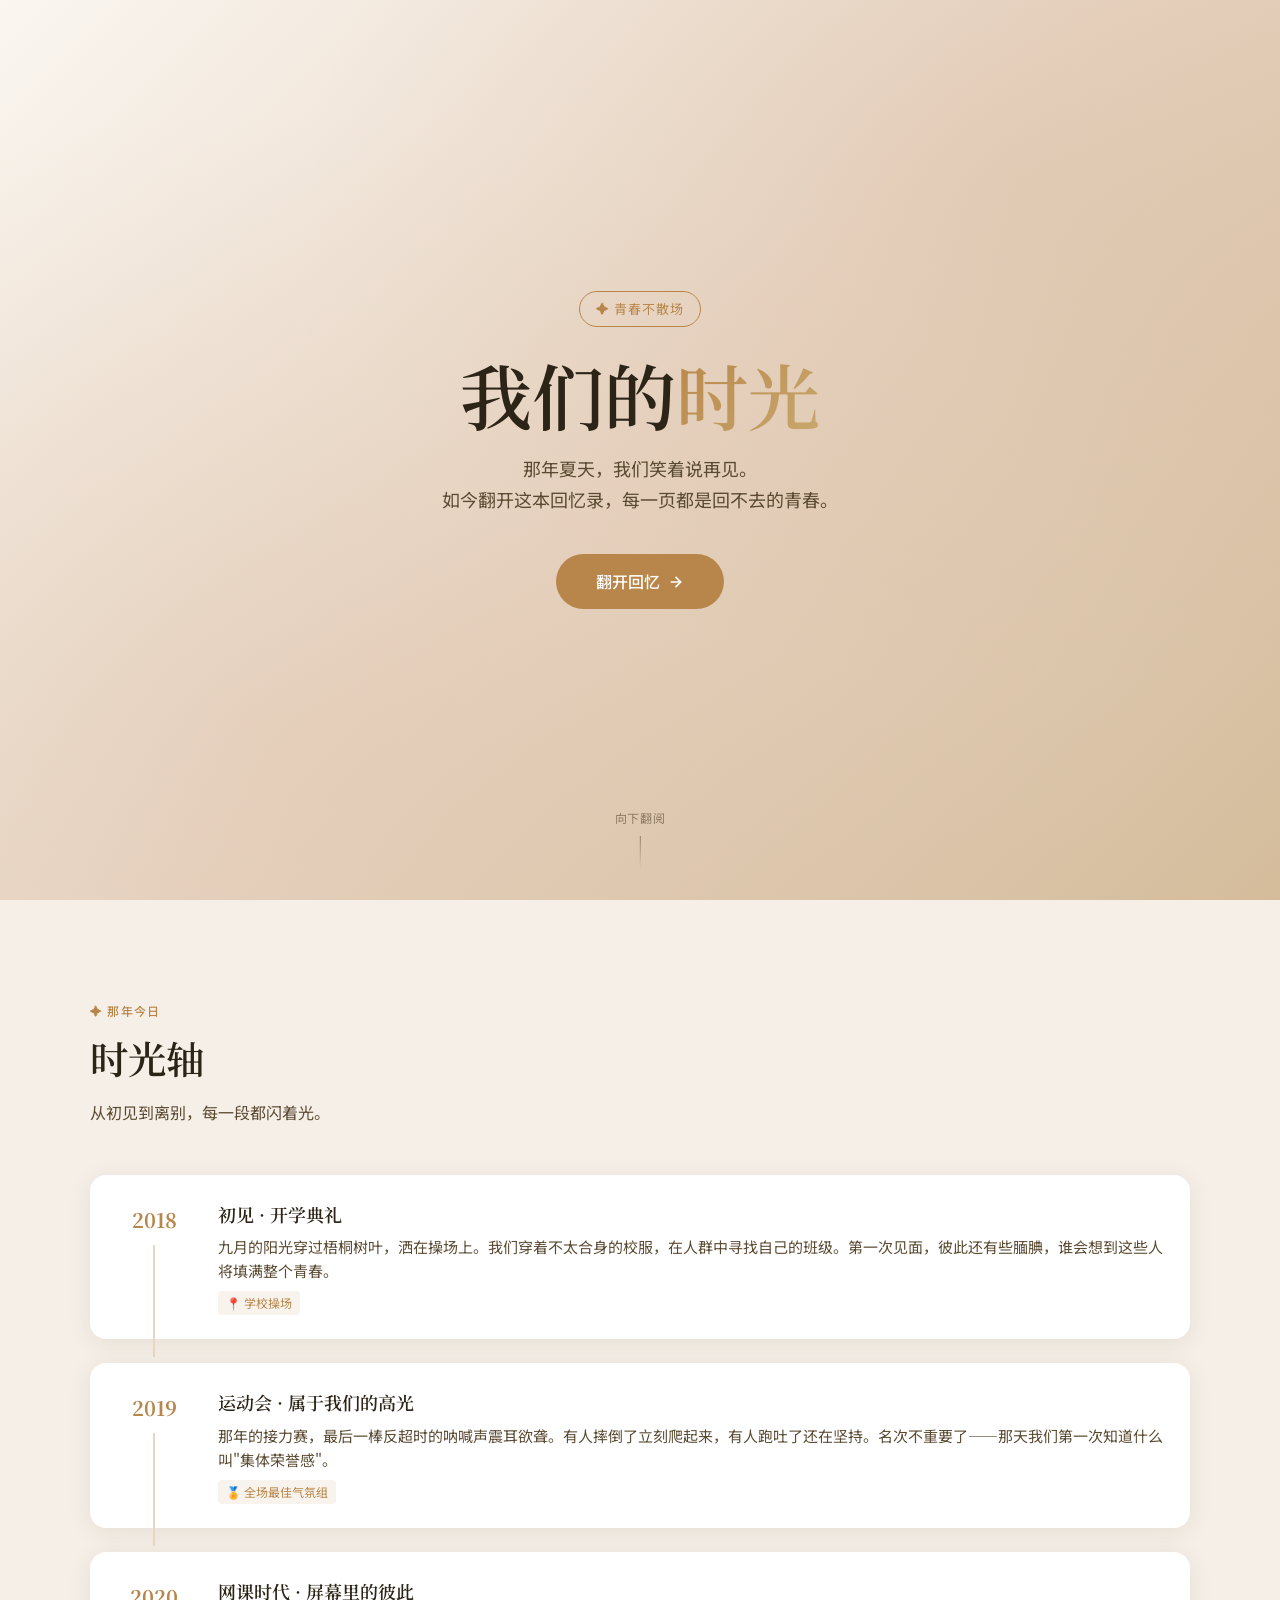
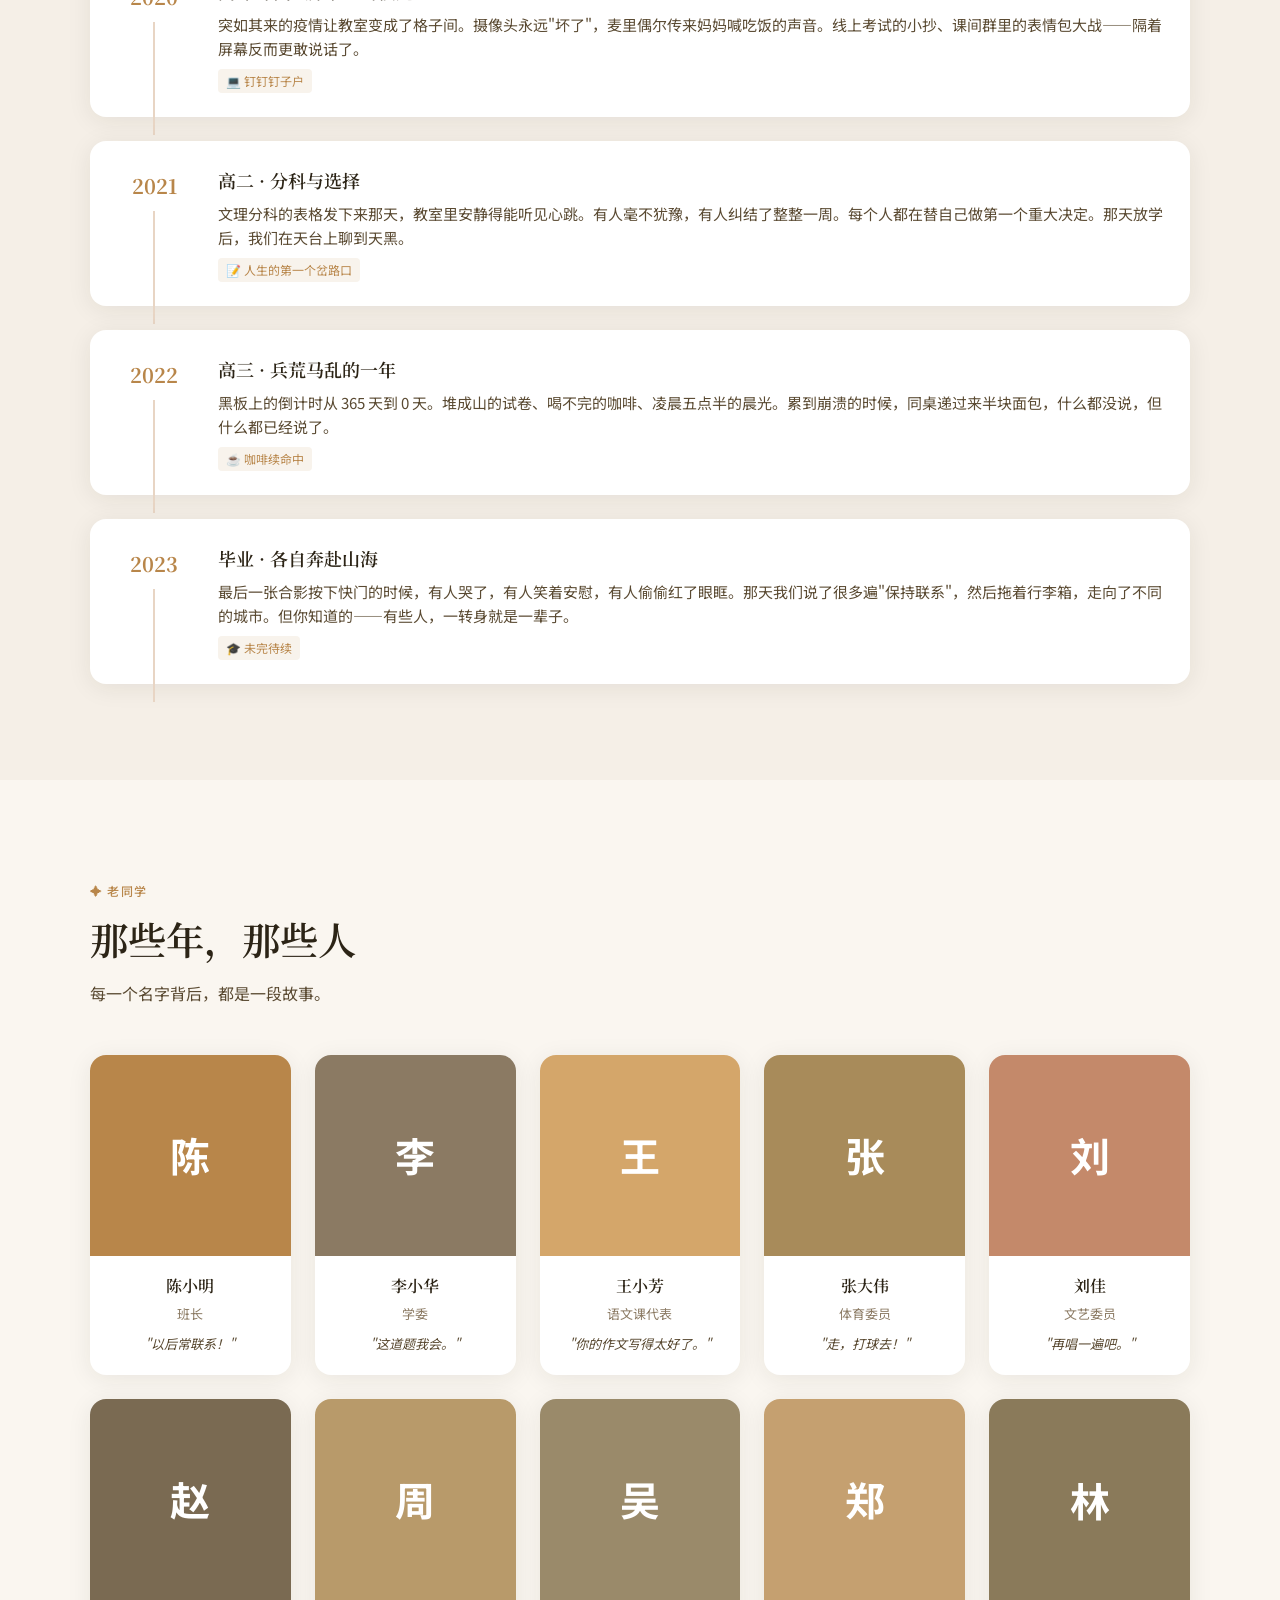
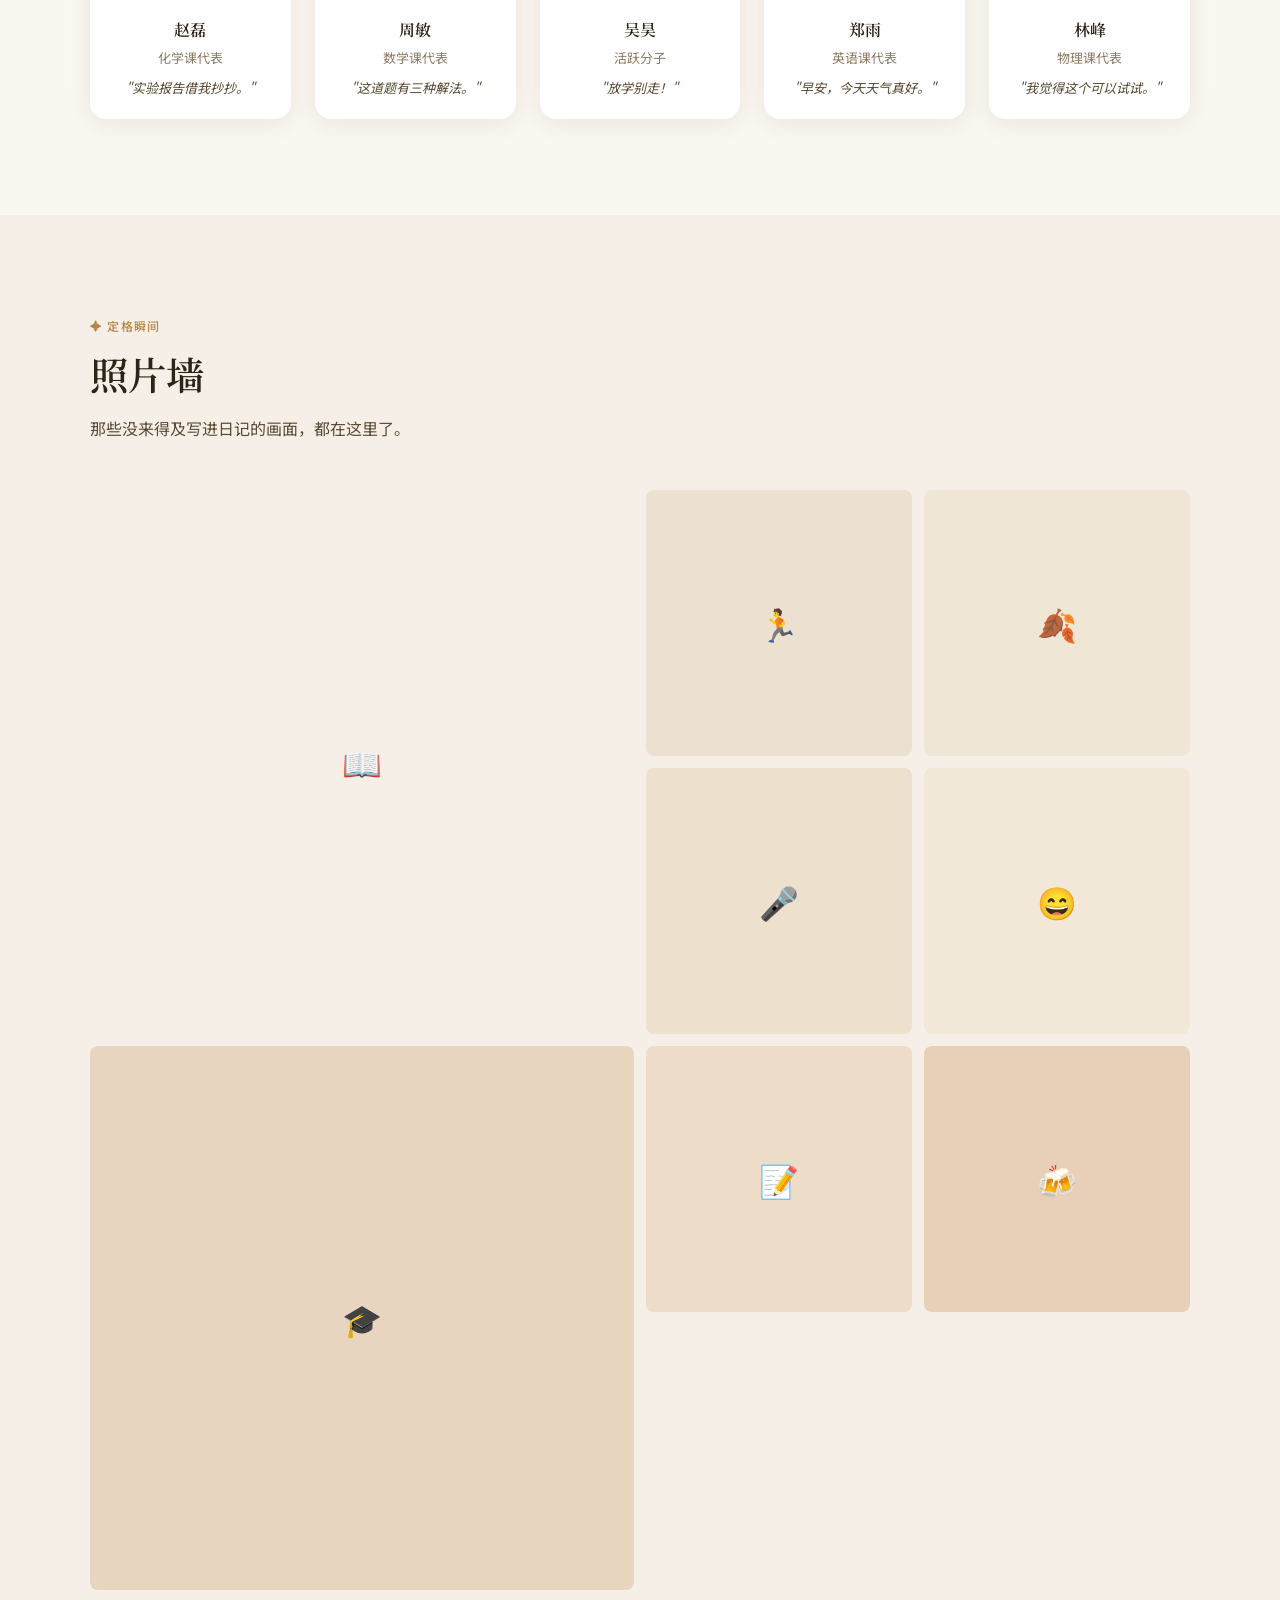
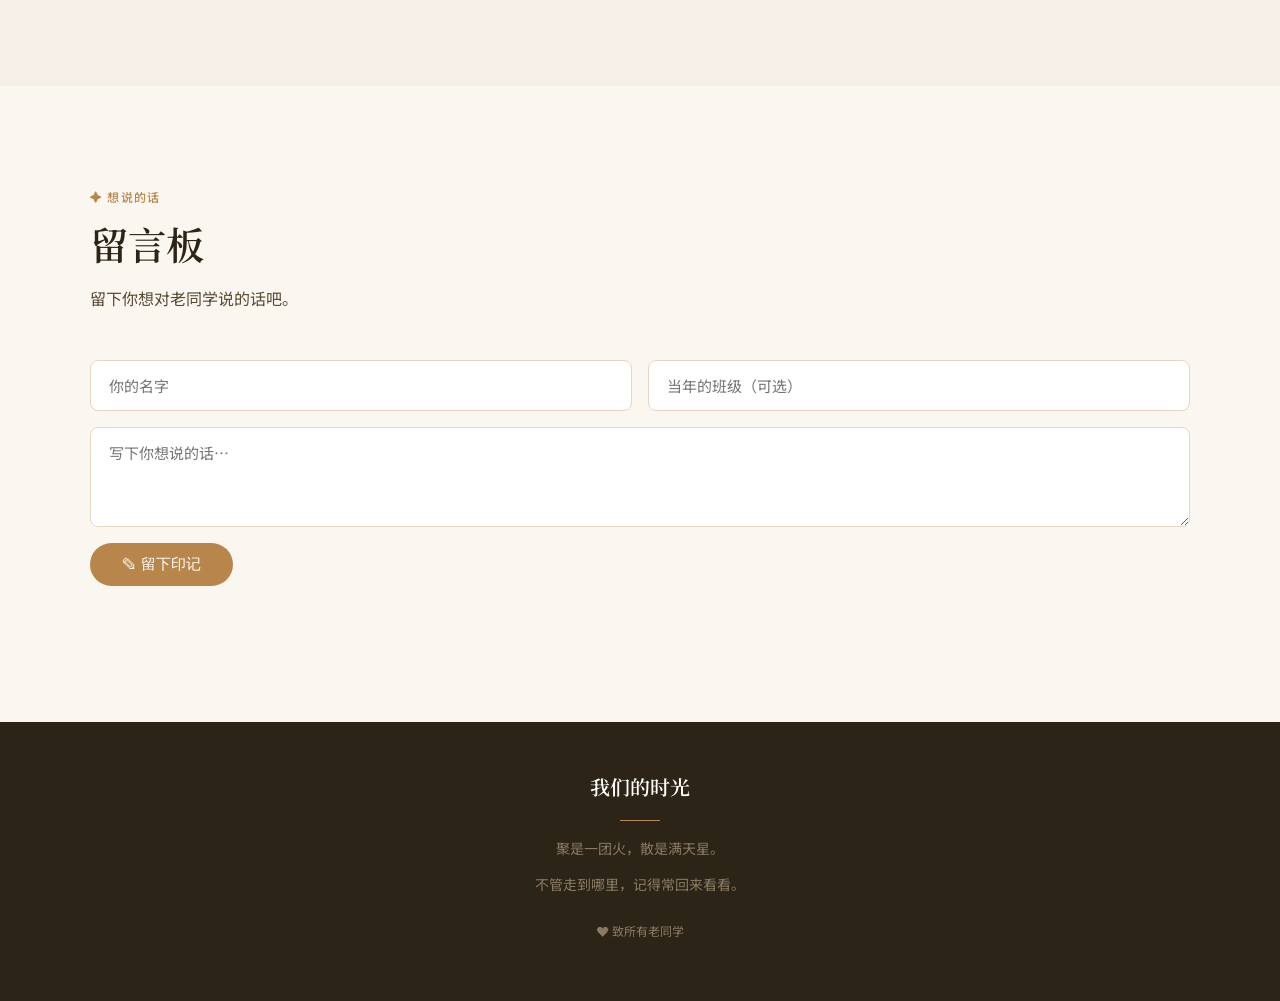
<file: docs/memories/index.html>
<!DOCTYPE html>
<html lang="zh-CN">
<head>
  <meta charset="UTF-8">
  <meta name="viewport" content="width=device-width, initial-scale=1.0">
  <title>我们的时光 — 同学回忆录</title>
  <link href="https://fonts.googleapis.com/css2?family=Noto+Serif+SC:wght@400;600;700&family=Noto+Sans+SC:wght@300;400;500;700&display=swap" rel="stylesheet">
  <style>
    /* ================================================================
       设计系统
       ================================================================ */
    :root {
      --cream:     #faf6f0;
      --cream-2:   #f5efe7;
      --warm:      #e8d5c4;
      --warm-2:    #d4bc9b;
      --ink:       #2c2416;
      --ink-2:     #5a4a32;
      --ink-3:     #8b7a63;
      --accent:    #b8864a;
      --accent-2:  #d4a66a;
      --gold:      #c9a96e;
      --white:     #ffffff;
      --shadow:    0 4px 24px rgba(44,36,22,0.08);
      --shadow-lg: 0 12px 48px rgba(44,36,22,0.12);
      --radius:    16px;
      --radius-sm: 8px;
    }

    * { margin: 0; padding: 0; box-sizing: border-box; }

    html {
      scroll-behavior: smooth;
      font-size: 16px;
    }

    body {
      font-family: 'Noto Sans SC', -apple-system, sans-serif;
      background: var(--cream);
      color: var(--ink);
      line-height: 1.7;
      overflow-x: hidden;
    }

    h1, h2, h3, h4 {
      font-family: 'Noto Serif SC', serif;
      font-weight: 600;
    }

    /* ================================================================
       首屏 Hero
       ================================================================ */
    .hero {
      position: relative;
      min-height: 100vh;
      display: flex;
      align-items: center;
      justify-content: center;
      text-align: center;
      background: linear-gradient(135deg, var(--cream) 0%, var(--warm) 50%, var(--warm-2) 100%);
      overflow: hidden;
    }

    .hero::before {
      content: '';
      position: absolute;
      inset: 0;
      background:
        radial-gradient(ellipse at 20% 80%, rgba(200,160,120,0.15) 0%, transparent 60%),
        radial-gradient(ellipse at 80% 20%, rgba(180,130,80,0.1) 0%, transparent 50%);
    }

    .hero-particles {
      position: absolute;
      inset: 0;
      overflow: hidden;
      pointer-events: none;
    }

    .particle {
      position: absolute;
      width: 6px;
      height: 6px;
      background: var(--accent-2);
      border-radius: 50%;
      opacity: 0;
      animation: floatUp 6s ease-in-out infinite;
    }

    @keyframes floatUp {
      0%   { transform: translateY(100vh) scale(0); opacity: 0; }
      20%  { opacity: 0.5; }
      80%  { opacity: 0.5; }
      100% { transform: translateY(-10vh) scale(1); opacity: 0; }
    }

    .hero-content {
      position: relative;
      z-index: 1;
      padding: 2rem;
      max-width: 720px;
    }

    .hero-badge {
      display: inline-block;
      padding: 0.375rem 1rem;
      font-size: 0.8125rem;
      color: var(--accent);
      border: 1px solid var(--accent);
      border-radius: 100px;
      letter-spacing: 0.08em;
      margin-bottom: 1.5rem;
      opacity: 0;
      animation: fadeUp 0.8s 0.2s forwards;
    }

    .hero h1 {
      font-size: clamp(2.5rem, 6vw, 4.5rem);
      color: var(--ink);
      line-height: 1.2;
      margin-bottom: 1rem;
      opacity: 0;
      animation: fadeUp 0.8s 0.4s forwards;
    }

    .hero h1 em {
      font-style: normal;
      background: linear-gradient(135deg, var(--accent), var(--gold));
      -webkit-background-clip: text;
      -webkit-text-fill-color: transparent;
      background-clip: text;
    }

    .hero p {
      font-size: 1.125rem;
      color: var(--ink-2);
      margin-bottom: 2.5rem;
      opacity: 0;
      animation: fadeUp 0.8s 0.6s forwards;
    }

    .hero-btn {
      display: inline-flex;
      align-items: center;
      gap: 0.5rem;
      padding: 0.875rem 2.5rem;
      font-size: 1rem;
      font-weight: 500;
      color: var(--white);
      background: var(--accent);
      border: none;
      border-radius: 100px;
      cursor: pointer;
      text-decoration: none;
      transition: transform 0.2s, box-shadow 0.2s;
      opacity: 0;
      animation: fadeUp 0.8s 0.8s forwards;
    }

    .hero-btn:hover {
      transform: translateY(-2px);
      box-shadow: 0 8px 24px rgba(184,134,74,0.3);
    }

    @keyframes fadeUp {
      to { opacity: 1; transform: translateY(0); }
      from { opacity: 0; transform: translateY(20px); }
    }

    .hero-scroll {
      position: absolute;
      bottom: 2rem;
      left: 50%;
      transform: translateX(-50%);
      display: flex;
      flex-direction: column;
      align-items: center;
      gap: 0.5rem;
      color: var(--ink-3);
      font-size: 0.75rem;
      letter-spacing: 0.05em;
      animation: bounce 2s ease-in-out infinite;
    }

    .hero-scroll-line {
      width: 1px;
      height: 32px;
      background: linear-gradient(to bottom, var(--ink-3), transparent);
    }

    @keyframes bounce {
      0%, 100% { transform: translateX(-50%) translateY(0); }
      50%      { transform: translateX(-50%) translateY(8px); }
    }

    /* ================================================================
       通用样式
       ================================================================ */
    .section {
      padding: 6rem 1.5rem;
    }

    .section-inner {
      max-width: 1100px;
      margin: 0 auto;
    }

    .section-label {
      display: inline-block;
      font-size: 0.75rem;
      font-weight: 500;
      color: var(--accent);
      text-transform: uppercase;
      letter-spacing: 0.1em;
      margin-bottom: 0.75rem;
    }

    .section-title {
      font-size: clamp(1.75rem, 3vw, 2.5rem);
      margin-bottom: 1rem;
      line-height: 1.3;
    }

    .section-sub {
      font-size: 1rem;
      color: var(--ink-2);
      max-width: 600px;
      margin-bottom: 3rem;
    }

    /* ================================================================
       时间线
       ================================================================ */
    .timeline {
      background: var(--cream-2);
    }

    .timeline-grid {
      display: grid;
      gap: 1.5rem;
    }

    .timeline-item {
      display: grid;
      grid-template-columns: 80px 1fr;
      gap: 1.5rem;
      padding: 1.5rem;
      background: var(--white);
      border-radius: var(--radius);
      box-shadow: var(--shadow);
      transition: transform 0.2s, box-shadow 0.2s;
    }

    .timeline-item:hover {
      transform: translateY(-2px);
      box-shadow: var(--shadow-lg);
    }

    .timeline-year {
      font-family: 'Noto Serif SC', serif;
      font-size: 1.25rem;
      font-weight: 700;
      color: var(--accent);
      text-align: center;
      padding-top: 0.25rem;
    }

    .timeline-year::after {
      content: '';
      display: block;
      width: 2px;
      height: 100%;
      background: var(--warm);
      margin: 0.5rem auto 0;
    }

    .timeline-body h3 {
      font-size: 1.125rem;
      margin-bottom: 0.375rem;
    }

    .timeline-body p {
      font-size: 0.9375rem;
      color: var(--ink-2);
      line-height: 1.6;
    }

    .timeline-body .tag {
      display: inline-block;
      padding: 0.125rem 0.5rem;
      font-size: 0.75rem;
      color: var(--accent);
      background: rgba(184,134,74,0.1);
      border-radius: 4px;
      margin-top: 0.5rem;
    }

    /* ================================================================
       同学卡片
       ================================================================ */
    .classmates-grid {
      display: grid;
      grid-template-columns: repeat(auto-fill, minmax(200px, 1fr));
      gap: 1.5rem;
    }

    .classmate-card {
      background: var(--white);
      border-radius: var(--radius);
      box-shadow: var(--shadow);
      overflow: hidden;
      transition: transform 0.2s, box-shadow 0.2s;
      cursor: pointer;
      text-align: center;
    }

    .classmate-card:hover {
      transform: translateY(-4px);
      box-shadow: var(--shadow-lg);
    }

    .classmate-avatar {
      width: 100%;
      aspect-ratio: 1;
      display: flex;
      align-items: center;
      justify-content: center;
      font-size: 2.5rem;
      font-weight: 700;
      color: var(--white);
      transition: transform 0.3s;
    }

    .classmate-card:hover .classmate-avatar {
      transform: scale(1.05);
    }

    .classmate-info {
      padding: 1rem 0.75rem 1.25rem;
    }

    .classmate-info h3 {
      font-size: 1rem;
      margin-bottom: 0.25rem;
    }

    .classmate-info p {
      font-size: 0.8125rem;
      color: var(--ink-3);
    }

    .classmate-info .quote {
      font-size: 0.8125rem;
      color: var(--ink-2);
      font-style: italic;
      margin-top: 0.5rem;
      padding: 0 0.5rem;
    }

    /* ================================================================
       照片墙
       ================================================================ */
    .gallery {
      background: var(--cream-2);
    }

    .gallery-grid {
      display: grid;
      grid-template-columns: repeat(4, 1fr);
      gap: 0.75rem;
    }

    .gallery-item {
      position: relative;
      aspect-ratio: 1;
      border-radius: var(--radius-sm);
      overflow: hidden;
      cursor: pointer;
      display: flex;
      align-items: center;
      justify-content: center;
      font-size: 2rem;
      transition: transform 0.2s;
    }

    .gallery-item:hover {
      transform: scale(1.03);
    }

    .gallery-item::after {
      content: attr(data-label);
      position: absolute;
      bottom: 0;
      left: 0;
      right: 0;
      padding: 0.75rem;
      font-size: 0.8125rem;
      color: var(--white);
      background: linear-gradient(transparent, rgba(0,0,0,0.6));
      transform: translateY(100%);
      transition: transform 0.3s;
    }

    .gallery-item:hover::after {
      transform: translateY(0);
    }

    .gallery-item:nth-child(1) { grid-column: span 2; grid-row: span 2; }
    .gallery-item:nth-child(6) { grid-column: span 2; }

    /* ================================================================
       留言板
       ================================================================ */
    .messages {
      background: var(--cream);
    }

    .message-form {
      display: flex;
      flex-direction: column;
      gap: 1rem;
      margin-bottom: 2.5rem;
    }

    .message-form input,
    .message-form textarea {
      padding: 0.875rem 1.125rem;
      font-size: 0.9375rem;
      font-family: inherit;
      color: var(--ink);
      background: var(--white);
      border: 1px solid var(--warm);
      border-radius: var(--radius-sm);
      outline: none;
      transition: border-color 0.2s, box-shadow 0.2s;
    }

    .message-form input:focus,
    .message-form textarea:focus {
      border-color: var(--accent);
      box-shadow: 0 0 0 3px rgba(184,134,74,0.1);
    }

    .message-form textarea {
      min-height: 100px;
      resize: vertical;
    }

    .message-form .row {
      display: grid;
      grid-template-columns: 1fr 1fr;
      gap: 1rem;
    }

    .message-form button {
      align-self: flex-start;
      padding: 0.75rem 2rem;
      font-size: 0.9375rem;
      font-weight: 500;
      color: var(--white);
      background: var(--accent);
      border: none;
      border-radius: 100px;
      cursor: pointer;
      transition: background 0.2s, transform 0.2s;
    }

    .message-form button:hover {
      background: var(--accent-2);
      transform: translateY(-1px);
    }

    .message-list {
      display: grid;
      gap: 1rem;
    }

    .message-card {
      padding: 1.25rem;
      background: var(--white);
      border-radius: var(--radius);
      box-shadow: var(--shadow);
    }

    .message-card-header {
      display: flex;
      justify-content: space-between;
      align-items: center;
      margin-bottom: 0.5rem;
    }

    .message-card-name {
      font-weight: 600;
      font-size: 0.9375rem;
    }

    .message-card-time {
      font-size: 0.75rem;
      color: var(--ink-3);
    }

    .message-card-text {
      font-size: 0.9375rem;
      color: var(--ink-2);
      line-height: 1.6;
    }

    /* ================================================================
       页脚
       ================================================================ */
    .footer {
      padding: 3rem 1.5rem;
      text-align: center;
      background: var(--ink);
      color: var(--ink-3);
      font-size: 0.875rem;
    }

    .footer h3 {
      color: var(--white);
      font-size: 1.25rem;
      margin-bottom: 0.5rem;
    }

    .footer p {
      max-width: 400px;
      margin: 0 auto 0.75rem;
    }

    .footer-sep {
      width: 40px;
      height: 1px;
      background: var(--accent);
      margin: 1rem auto;
    }

    /* ================================================================
       响应式
       ================================================================ */
    @media (max-width: 768px) {
      .section { padding: 4rem 1rem; }
      .gallery-grid {
        grid-template-columns: repeat(2, 1fr);
      }
      .gallery-item:nth-child(1) { grid-column: span 2; grid-row: span 1; }
      .gallery-item:nth-child(6) { grid-column: span 2; }
      .message-form .row {
        grid-template-columns: 1fr;
      }
      .timeline-item {
        grid-template-columns: 60px 1fr;
        gap: 1rem;
        padding: 1rem;
      }
    }

    @media (max-width: 480px) {
      .classmates-grid {
        grid-template-columns: repeat(2, 1fr);
        gap: 0.75rem;
      }
      .gallery-grid {
        grid-template-columns: repeat(2, 1fr);
        gap: 0.5rem;
      }
    }

    /* ================================================================
       工具类
       ================================================================ */
    .fade-in {
      opacity: 0;
      transform: translateY(20px);
      transition: opacity 0.6s ease, transform 0.6s ease;
    }

    .fade-in.visible {
      opacity: 1;
      transform: translateY(0);
    }
  </style>
</head>
<body>

<!-- ================================================================
     首屏
     ================================================================ -->
<section class="hero" id="top">
  <div class="hero-particles" id="particles"></div>
  <div class="hero-content">
    <div class="hero-badge">✦ 青春不散场</div>
    <h1>我们的<em>时光</em></h1>
    <p>那年夏天，我们笑着说再见。<br>如今翻开这本回忆录，每一页都是回不去的青春。</p>
    <a href="#timeline" class="hero-btn">
      翻开回忆
      <svg width="16" height="16" viewBox="0 0 24 24" fill="none" stroke="currentColor" stroke-width="2.5" stroke-linecap="round"><path d="M5 12h14M12 5l7 7-7 7"/></svg>
    </a>
  </div>
  <div class="hero-scroll">
    <span>向下翻阅</span>
    <div class="hero-scroll-line"></div>
  </div>
</section>

<!-- ================================================================
     时间线
     ================================================================ -->
<section class="section timeline" id="timeline">
  <div class="section-inner">
    <span class="section-label">✦ 那年今日</span>
    <h2 class="section-title">时光轴</h2>
    <p class="section-sub">从初见到离别，每一段都闪着光。</p>
    <div class="timeline-grid">
      <div class="timeline-item fade-in">
        <div class="timeline-year">2018</div>
        <div class="timeline-body">
          <h3>初见 · 开学典礼</h3>
          <p>九月的阳光穿过梧桐树叶，洒在操场上。我们穿着不太合身的校服，在人群中寻找自己的班级。第一次见面，彼此还有些腼腆，谁会想到这些人将填满整个青春。</p>
          <span class="tag">📍 学校操场</span>
        </div>
      </div>
      <div class="timeline-item fade-in">
        <div class="timeline-year">2019</div>
        <div class="timeline-body">
          <h3>运动会 · 属于我们的高光</h3>
          <p>那年的接力赛，最后一棒反超时的呐喊声震耳欲聋。有人摔倒了立刻爬起来，有人跑吐了还在坚持。名次不重要了——那天我们第一次知道什么叫"集体荣誉感"。</p>
          <span class="tag">🏅 全场最佳气氛组</span>
        </div>
      </div>
      <div class="timeline-item fade-in">
        <div class="timeline-year">2020</div>
        <div class="timeline-body">
          <h3>网课时代 · 屏幕里的彼此</h3>
          <p>突如其来的疫情让教室变成了格子间。摄像头永远"坏了"，麦里偶尔传来妈妈喊吃饭的声音。线上考试的小抄、课间群里的表情包大战——隔着屏幕反而更敢说话了。</p>
          <span class="tag">💻 钉钉钉子户</span>
        </div>
      </div>
      <div class="timeline-item fade-in">
        <div class="timeline-year">2021</div>
        <div class="timeline-body">
          <h3>高二 · 分科与选择</h3>
          <p>文理分科的表格发下来那天，教室里安静得能听见心跳。有人毫不犹豫，有人纠结了整整一周。每个人都在替自己做第一个重大决定。那天放学后，我们在天台上聊到天黑。</p>
          <span class="tag">📝 人生的第一个岔路口</span>
        </div>
      </div>
      <div class="timeline-item fade-in">
        <div class="timeline-year">2022</div>
        <div class="timeline-body">
          <h3>高三 · 兵荒马乱的一年</h3>
          <p>黑板上的倒计时从 365 天到 0 天。堆成山的试卷、喝不完的咖啡、凌晨五点半的晨光。累到崩溃的时候，同桌递过来半块面包，什么都没说，但什么都已经说了。</p>
          <span class="tag">☕ 咖啡续命中</span>
        </div>
      </div>
      <div class="timeline-item fade-in">
        <div class="timeline-year">2023</div>
        <div class="timeline-body">
          <h3>毕业 · 各自奔赴山海</h3>
          <p>最后一张合影按下快门的时候，有人哭了，有人笑着安慰，有人偷偷红了眼眶。那天我们说了很多遍"保持联系"，然后拖着行李箱，走向了不同的城市。但你知道的——有些人，一转身就是一辈子。</p>
          <span class="tag">🎓 未完待续</span>
        </div>
      </div>
    </div>
  </div>
</section>

<!-- ================================================================
     同学录
     ================================================================ -->
<section class="section" id="classmates">
  <div class="section-inner">
    <span class="section-label">✦ 老同学</span>
    <h2 class="section-title">那些年，那些人</h2>
    <p class="section-sub">每一个名字背后，都是一段故事。</p>
    <div class="classmates-grid" id="classmateGrid">
      <!-- JS 渲染 -->
    </div>
  </div>
</section>

<!-- ================================================================
     照片墙
     ================================================================ -->
<section class="section gallery" id="gallery">
  <div class="section-inner">
    <span class="section-label">✦ 定格瞬间</span>
    <h2 class="section-title">照片墙</h2>
    <p class="section-sub">那些没来得及写进日记的画面，都在这里了。</p>
    <div class="gallery-grid" id="galleryGrid">
      <!-- JS 渲染 -->
    </div>
  </div>
</section>

<!-- ================================================================
     留言板
     ================================================================ -->
<section class="section messages" id="messages">
  <div class="section-inner">
    <span class="section-label">✦ 想说的话</span>
    <h2 class="section-title">留言板</h2>
    <p class="section-sub">留下你想对老同学说的话吧。</p>

    <form class="message-form" id="messageForm" onsubmit="return addMessage(event)">
      <div class="row">
        <input type="text" id="msgName" placeholder="你的名字" required>
        <input type="text" id="msgClass" placeholder="当年的班级（可选）">
      </div>
      <textarea id="msgContent" placeholder="写下你想说的话…" required></textarea>
      <button type="submit">✎ 留下印记</button>
    </form>

    <div class="message-list" id="messageList">
      <!-- JS 渲染 -->
    </div>
  </div>
</section>

<!-- ================================================================
     页脚
     ================================================================ -->
<footer class="footer">
  <h3>我们的时光</h3>
  <div class="footer-sep"></div>
  <p>聚是一团火，散是满天星。</p>
  <p>不管走到哪里，记得常回来看看。</p>
  <p style="margin-top:1.5rem;font-size:0.75rem;">
    ❤ 致所有老同学
  </p>
</footer>

<script>
// ================================================================
// 粒子背景
// ================================================================
(function renderParticles() {
  const el = document.getElementById('particles');
  const count = 20;
  for (let i = 0; i < count; i++) {
    const p = document.createElement('div');
    p.className = 'particle';
    p.style.left = Math.random() * 100 + '%';
    p.style.animationDelay = Math.random() * 6 + 's';
    p.style.width = p.style.height = (2 + Math.random() * 6) + 'px';
    el.appendChild(p);
  }
})();

// ================================================================
// 滚动动画
// ================================================================
(function observeFade() {
  const observer = new IntersectionObserver(entries => {
    entries.forEach(e => {
      if (e.isIntersecting) e.target.classList.add('visible');
    });
  }, { threshold: 0.1 });
  document.querySelectorAll('.fade-in').forEach(el => observer.observe(el));
})();

// ================================================================
// 同学数据
// ================================================================
const CLASSMATES = [
  { name: '陈小明', nickname: '老陈', role: '班长', color: '#b8864a', quote: '以后常联系！' },
  { name: '李小华', nickname: '小李', role: '学委', color: '#8b7a63', quote: '这道题我会。' },
  { name: '王小芳', nickname: '小芳', role: '语文课代表', color: '#d4a66a', quote: '你的作文写得太好了。' },
  { name: '张大伟', nickname: '大伟', role: '体育委员', color: '#a88b5a', quote: '走，打球去！' },
  { name: '刘佳',   nickname: '佳佳', role: '文艺委员', color: '#c4896a', quote: '再唱一遍吧。' },
  { name: '赵磊',   nickname: '石头', role: '化学课代表', color: '#7a6a52', quote: '实验报告借我抄抄。' },
  { name: '周敏',   nickname: '敏敏', role: '数学课代表', color: '#b89a6a', quote: '这道题有三种解法。' },
  { name: '吴昊',   nickname: '昊子', role: '活跃分子', color: '#9a8a6a', quote: '放学别走！' },
  { name: '郑雨',   nickname: '小雨', role: '英语课代表', color: '#c5a070', quote: '早安，今天天气真好。' },
  { name: '林峰',   nickname: '峰哥', role: '物理课代表', color: '#8a7a5a', quote: '我觉得这个可以试试。' },
];

(function renderClassmates() {
  const grid = document.getElementById('classmateGrid');
  grid.innerHTML = CLASSMATES.map(c => `
    <div class="classmate-card fade-in">
      <div class="classmate-avatar" style="background:${c.color}">
        ${c.name[0]}
      </div>
      <div class="classmate-info">
        <h3>${c.name}</h3>
        <p>${c.role}</p>
        <div class="quote">"${c.quote}"</div>
      </div>
    </div>
  `).join('');
  // 重新触发 fade-in
  setTimeout(() => {
    document.querySelectorAll('.classmate-card.fade-in').forEach(el => {
      const obs = new IntersectionObserver(entries => {
        entries.forEach(e => { if (e.isIntersecting) e.target.classList.add('visible'); });
      }, { threshold: 0.1 });
      obs.observe(el);
    });
  }, 100);
})();

// ================================================================
// 照片墙
// ================================================================
const GALLERY_ITEMS = [
  { label: '开学第一课', emoji: '📖', color: '#f5efe7' },
  { label: '运动会',     emoji: '🏃', color: '#ece0d0' },
  { label: '秋游',      emoji: '🍂', color: '#f0e6d6' },
  { label: '元旦晚会',    emoji: '🎤', color: '#ede0cc' },
  { label: '课间',      emoji: '😄', color: '#f2e8d8' },
  { label: '毕业照',     emoji: '🎓', color: '#e8d5c0' },
  { label: '最后一堂课',  emoji: '📝', color: '#edddc8' },
  { label: '散伙饭',    emoji: '🍻', color: '#e8d0b8' },
];

(function renderGallery() {
  const grid = document.getElementById('galleryGrid');
  grid.innerHTML = GALLERY_ITEMS.map((item, i) => `
    <div class="gallery-item fade-in" data-label="${item.label}" style="background:${item.color}">
      ${item.emoji}
    </div>
  `).join('');
  setTimeout(() => {
    document.querySelectorAll('#galleryGrid .fade-in').forEach(el => {
      const obs = new IntersectionObserver(entries => {
        entries.forEach(e => { if (e.isIntersecting) e.target.classList.add('visible'); });
      }, { threshold: 0.1 });
      obs.observe(el);
    });
  }, 100);
})();

// ================================================================
// 留言板
// ================================================================
const MESSAGES = [
  { name: '班长-陈小明', cls: '高三(3)班', text: '同学们，有空聚一聚吧！好多年没见了。', time: '2026-06-15' },
  { name: '王小芳', cls: '', text: '看到这些照片，眼泪不争气地流下来了。那时候真好。', time: '2026-06-14' },
  { name: '张大伟', cls: '高三(3)班', text: '谁还保留着当年运动会的视频？发出来啊！', time: '2026-06-13' },
];

(function renderMessages() {
  const list = document.getElementById('messageList');
  renderMsgList();
  window.__messages = [...MESSAGES];

  function renderMsgList() {
    list.innerHTML = window.__messages.map(m => `
      <div class="message-card fade-in">
        <div class="message-card-header">
          <span class="message-card-name">${m.name}</span>
          <span class="message-card-time">${m.time}</span>
        </div>
        ${m.cls ? `<div style="font-size:0.75rem;color:var(--ink-3);margin-bottom:0.375rem;">${m.cls}</div>` : ''}
        <div class="message-card-text">${m.text}</div>
      </div>
    `).join('');
  }
})();

function addMessage(e) {
  e.preventDefault();
  const name = document.getElementById('msgName').value.trim();
  const cls = document.getElementById('msgClass').value.trim();
  const text = document.getElementById('msgContent').value.trim();
  if (!name || !text) return false;

  window.__messages.unshift({
    name, cls, text,
    time: new Date().toISOString().slice(0,10),
  });

  const list = document.getElementById('messageList');
  list.innerHTML = window.__messages.map(m => `
    <div class="message-card fade-in visible">
      <div class="message-card-header">
        <span class="message-card-name">${m.name}</span>
        <span class="message-card-time">${m.time}</span>
      </div>
      ${m.cls ? `<div style="font-size:0.75rem;color:var(--ink-3);margin-bottom:0.375rem;">${m.cls}</div>` : ''}
      <div class="message-card-text">${m.text}</div>
    </div>
  `).join('');

  document.getElementById('messageForm').reset();
  return false;
}

// ================================================================
// 导航平滑滚动
// ================================================================
document.querySelectorAll('a[href^="#"]').forEach(a => {
  a.addEventListener('click', e => {
    e.preventDefault();
    const target = document.querySelector(a.getAttribute('href'));
    if (target) target.scrollIntoView({ behavior: 'smooth' });
  });
});
</script>
</body>
</html>
</file>
